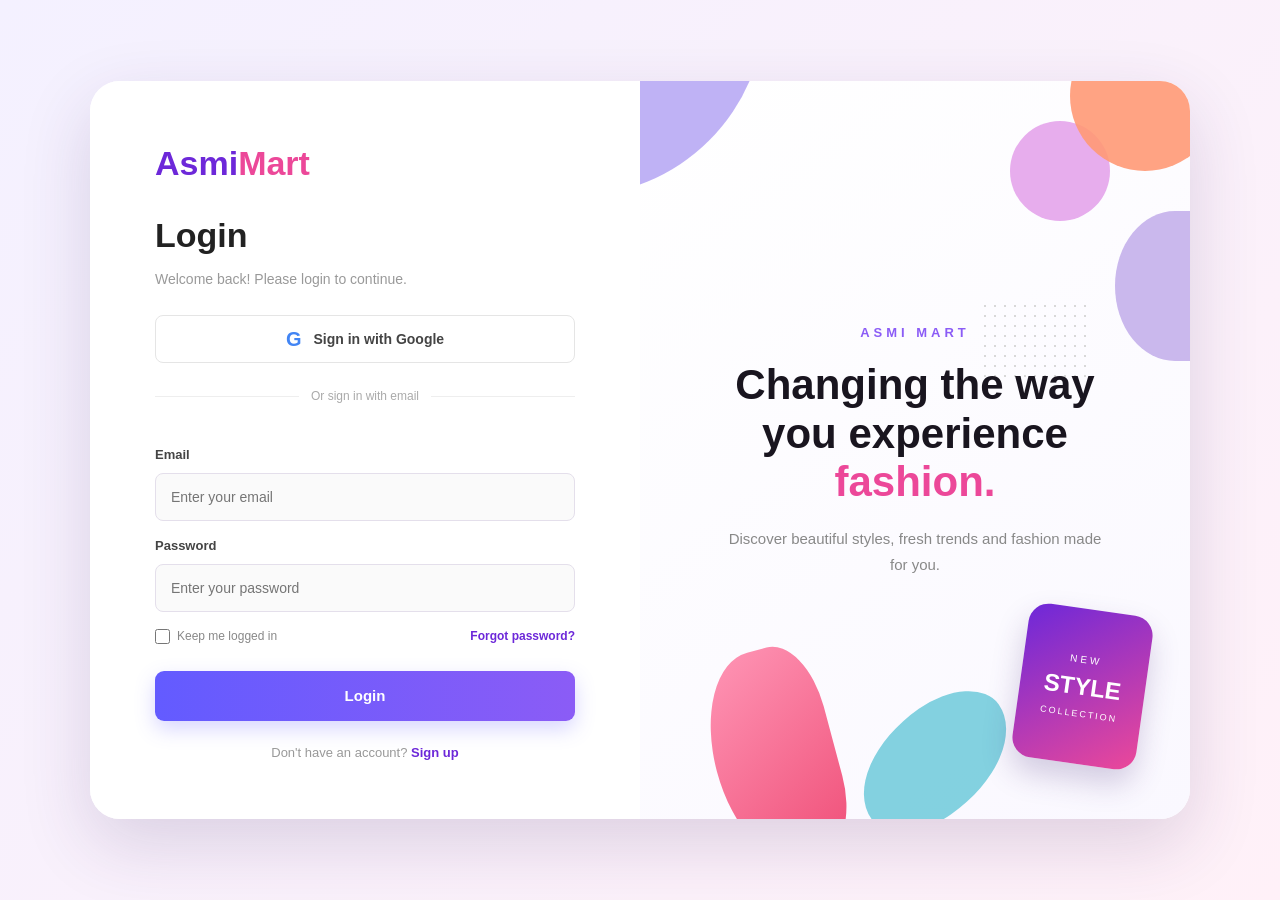
<file: frontend/index.html>
<!DOCTYPE html>
<html lang="en">

<head>
    <meta charset="UTF-8">
    <meta name="viewport" content="width=device-width, initial-scale=1.0">

    <title>AsmiMart - Login</title>

    <link rel="stylesheet" href="style.css">
    <link rel="stylesheet" href="ui/theme.css">
</head>

<body class="asmi-login-page">

    <div class="asmi-login-wrapper">

        <section class="asmi-login-section">

            <div class="asmi-login-logo">
                Asmi<span>Mart</span>
            </div>

            <h1 class="asmi-login-title">Login</h1>

            <p class="asmi-login-subtitle">
                Welcome back! Please login to continue.
            </p>

            <button type="button" class="asmi-google-button">
                <span class="google-letter">G</span>
                Sign in with Google
            </button>

            <div class="asmi-divider">
                <span></span>
                <p>Or sign in with email</p>
                <span></span>
            </div>

            <!-- LOGIN FORM -->
            <form
                class="asmi-login-form"
                method="post"
                action="/login">

                <label for="email">Email</label>

                <input
                    type="email"
                    id="email"
                    name="email"
                    placeholder="Enter your email"
                    required
                >

                <label for="password">Password</label>

                <input
                    type="password"
                    id="password"
                    name="password"
                    placeholder="Enter your password"
                    required
                >

                <div class="asmi-login-options">

                    <label class="remember-option">
                        <input type="checkbox" name="remember">
                        <span>Keep me logged in</span>
                    </label>

                    <a href="#" class="forgot-password">
                        Forgot password?
                    </a>

                </div>

                <button
                    type="submit"
                    class="asmi-login-button">
                    Login
                </button>

            </form>

            <p class="asmi-register-text">
                Don't have an account?
                <a href="register.html">Sign up</a>
            </p>

        </section>

        <section class="asmi-login-art">

            <div class="art-shape shape-purple-top"></div>
            <div class="art-shape shape-pink-top"></div>
            <div class="art-shape shape-orange-top"></div>
            <div class="art-shape shape-purple-right"></div>
            <div class="art-shape shape-pink-bottom"></div>
            <div class="art-shape shape-blue-bottom"></div>

            <div class="art-dots"></div>

            <div class="asmi-art-content">

                <p class="art-small-title">ASMI MART</p>

                <h2>
                    Changing the way
                    <br>
                    you experience
                    <br>
                    <span>fashion.</span>
                </h2>

                <p class="art-description">
                    Discover beautiful styles,
                    fresh trends and fashion
                    made for you.
                </p>

            </div>

            <div class="mini-fashion-card">
                <span>NEW</span>
                <strong>STYLE</strong>
                <small>COLLECTION</small>
            </div>

        </section>

    </div>

</body>
</html>
</file>
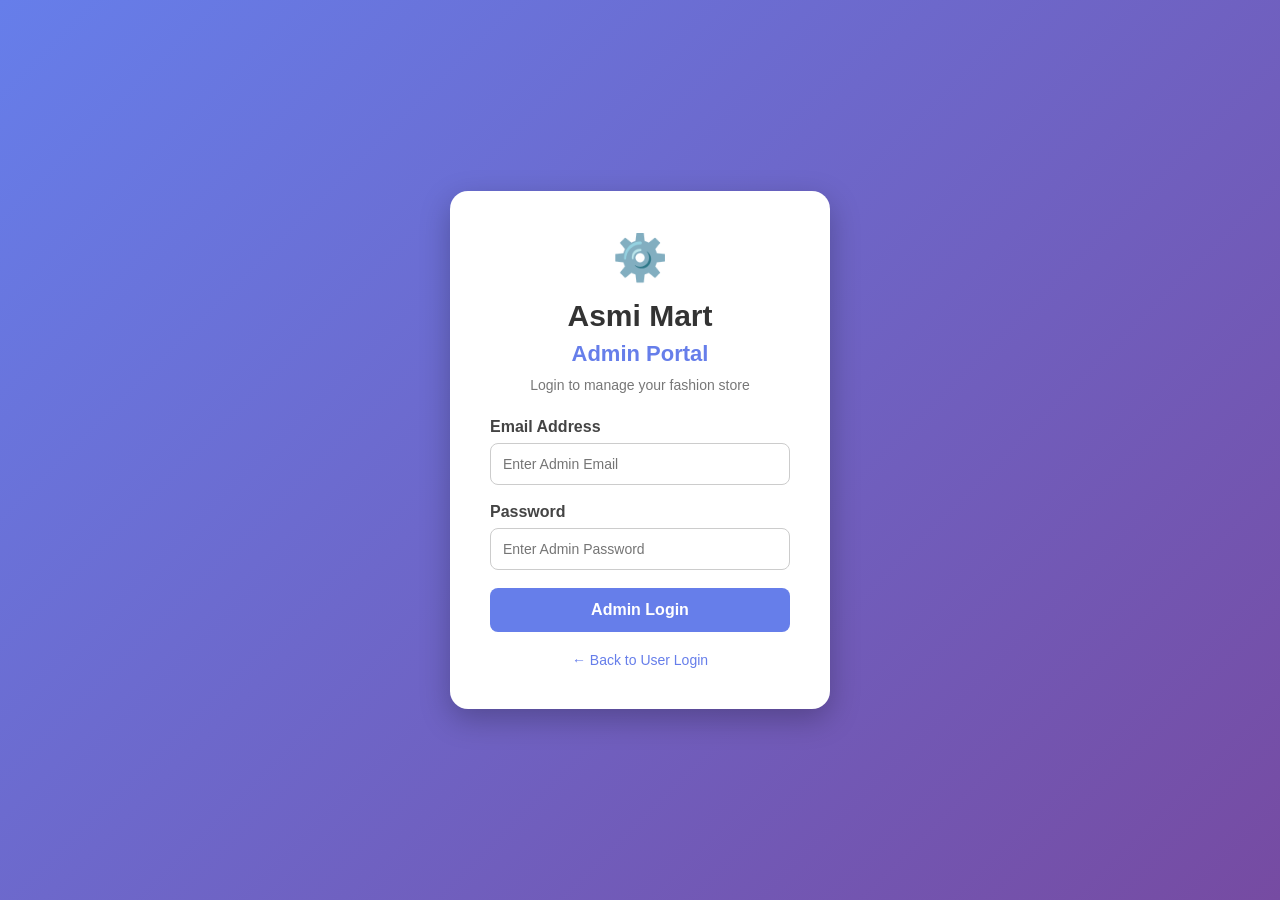
<file: frontend/admin-login.html>
<!DOCTYPE html>
<html>
<head>
    <title>Asmi Mart - Admin Login</title>

    <style>
        * {
            box-sizing: border-box;
            margin: 0;
            padding: 0;
            font-family: Arial, sans-serif;
        }

        body {
            min-height: 100vh;
            background: linear-gradient(135deg, #667eea, #764ba2);
            display: flex;
            justify-content: center;
            align-items: center;
        }

        .admin-login-card {
            width: 380px;
            background: white;
            padding: 40px;
            border-radius: 18px;
            box-shadow: 0 10px 30px rgba(0, 0, 0, 0.25);
            text-align: center;
        }

        .admin-icon {
            font-size: 45px;
            margin-bottom: 15px;
        }

        h1 {
            font-size: 30px;
            color: #333;
            margin-bottom: 8px;
        }

        h2 {
            font-size: 22px;
            color: #667eea;
            margin-bottom: 10px;
        }

        .admin-subtitle {
            color: #777;
            font-size: 14px;
            margin-bottom: 25px;
        }

        form {
            text-align: left;
        }

        label {
            display: block;
            margin-bottom: 7px;
            font-weight: bold;
            color: #444;
        }

        input {
            width: 100%;
            padding: 12px;
            margin-bottom: 18px;
            border: 1px solid #ccc;
            border-radius: 8px;
            font-size: 14px;
            outline: none;
        }

        input:focus {
            border-color: #667eea;
        }

        button {
            width: 100%;
            padding: 13px;
            border: none;
            border-radius: 8px;
            background: #667eea;
            color: white;
            font-size: 16px;
            font-weight: bold;
            cursor: pointer;
        }

        button:hover {
            background: #5568d8;
        }

        .back-login {
            display: inline-block;
            margin-top: 20px;
            color: #667eea;
            text-decoration: none;
            font-size: 14px;
        }

        .back-login:hover {
            text-decoration: underline;
        }
    </style>
</head>

<body>

    <div class="admin-login-card">

        <div class="admin-icon">⚙️</div>

        <h1>Asmi Mart</h1>

        <h2>Admin Portal</h2>

        <p class="admin-subtitle">
            Login to manage your fashion store
        </p>

        <form method="post"
              action="http://localhost:8080/fashionstore-backend/admin-login">

            <label for="email">Email Address</label>

            <input type="email"
                   id="email"
                   name="email"
                   placeholder="Enter Admin Email"
                   required>

            <label for="password">Password</label>

            <input type="password"
                   id="password"
                   name="password"
                   placeholder="Enter Admin Password"
                   required>

            <button type="submit">
                Admin Login
            </button>

        </form>

        <a href="index.html" class="back-login">
            ← Back to User Login
        </a>

    </div>

</body>
</html>
</file>
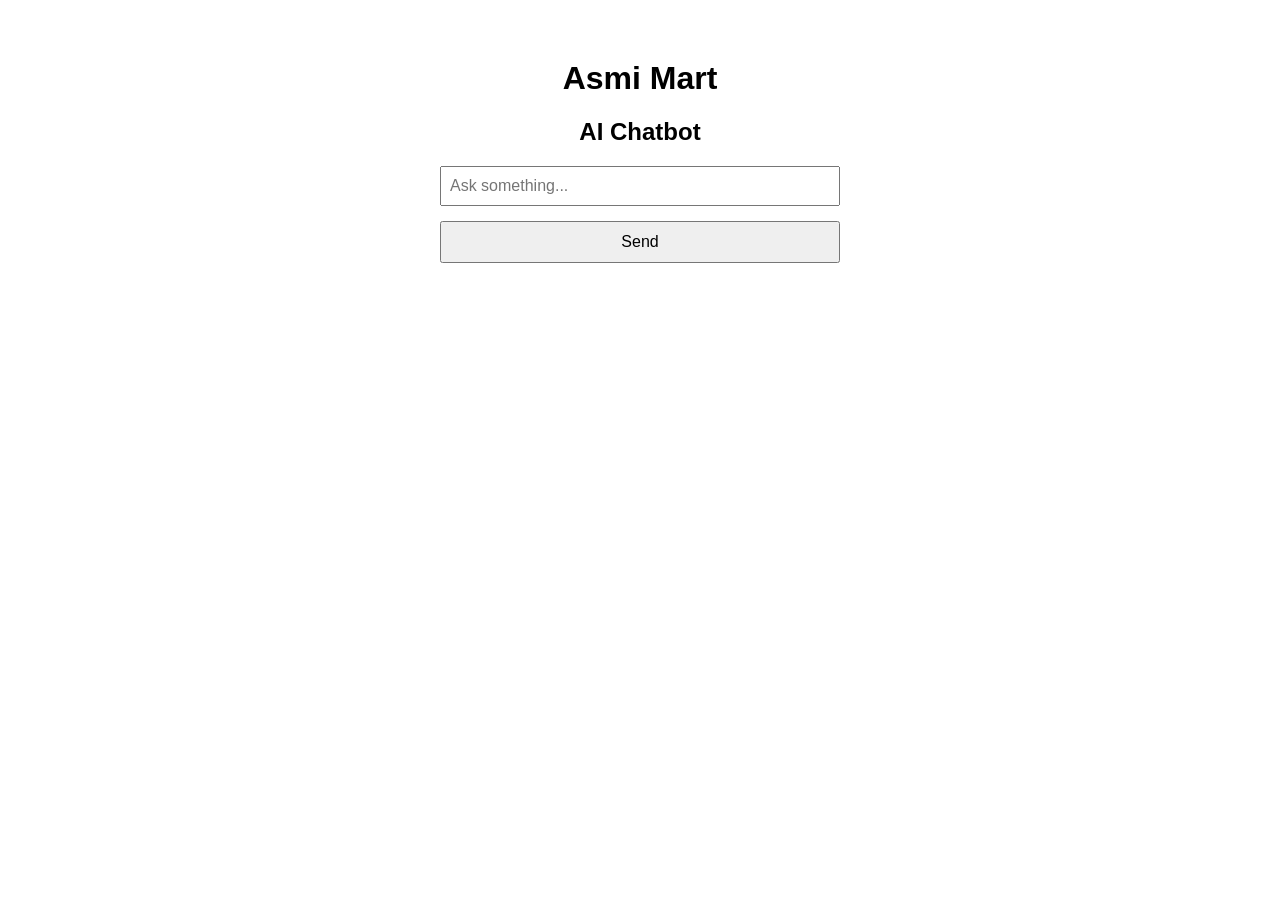
<file: frontend/Chatbot.html>
<!DOCTYPE html>
<html>
<head>
    <title>Asmi Mart - AI Chatbot</title>

    <style>
        body {
            font-family: Arial, sans-serif;
            text-align: center;
            margin-top: 60px;
        }

        .chat-box {
            width: 400px;
            margin: auto;
        }

        h1 {
            font-size: 32px;
        }

        h2 {
            font-size: 24px;
        }

        input {
            width: 100%;
            height: 40px;
            padding: 8px;
            box-sizing: border-box;
            font-size: 16px;
        }

        button {
            width: 100%;
            height: 42px;
            margin-top: 15px;
            font-size: 16px;
            cursor: pointer;
        }
    </style>
</head>

<body>

    <div class="chat-box">

        <h1>Asmi Mart</h1>

        <h2>AI Chatbot</h2>

        <form method="post"
              action="http://localhost:8080/fashionstore-backend/chatbot">

            <input type="text"
                   name="message"
                   placeholder="Ask something..."
                   required>

            <button type="submit">Send</button>

        </form>

    </div>

</body>
</html>
</file>
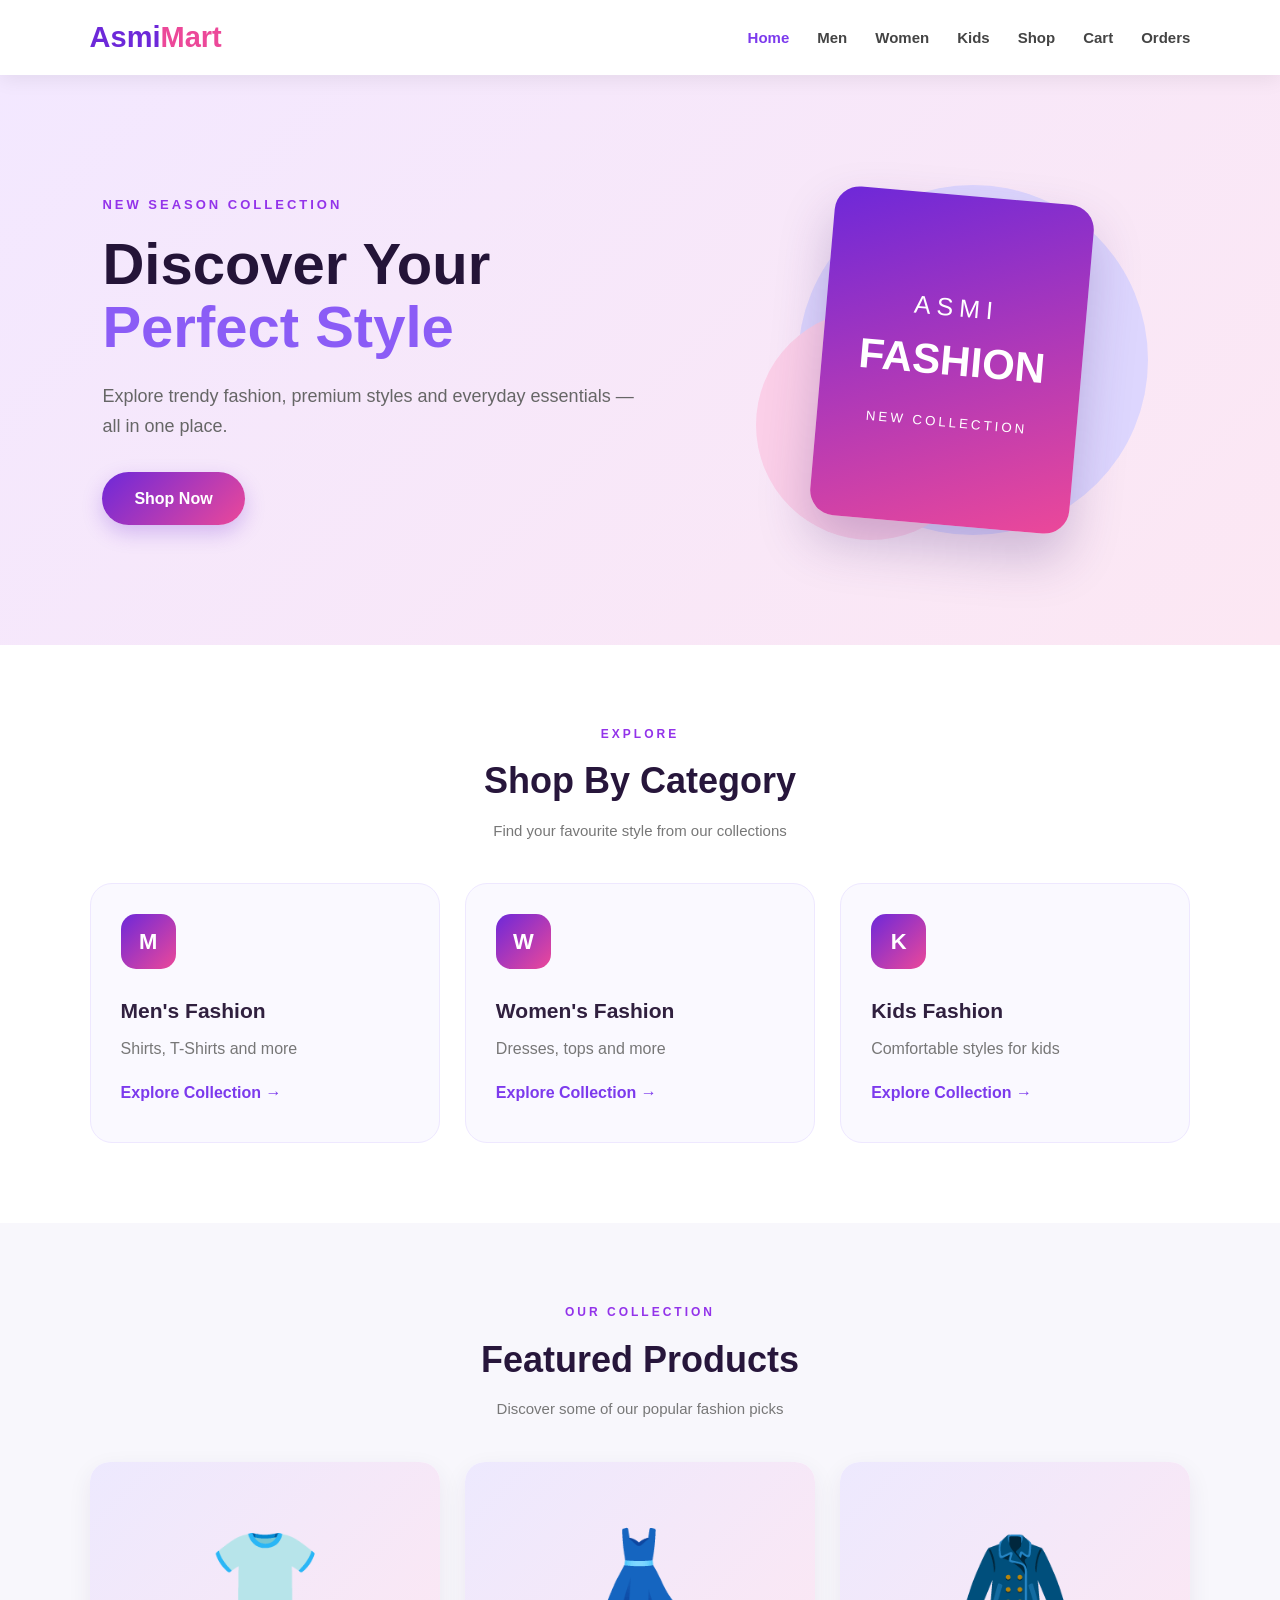
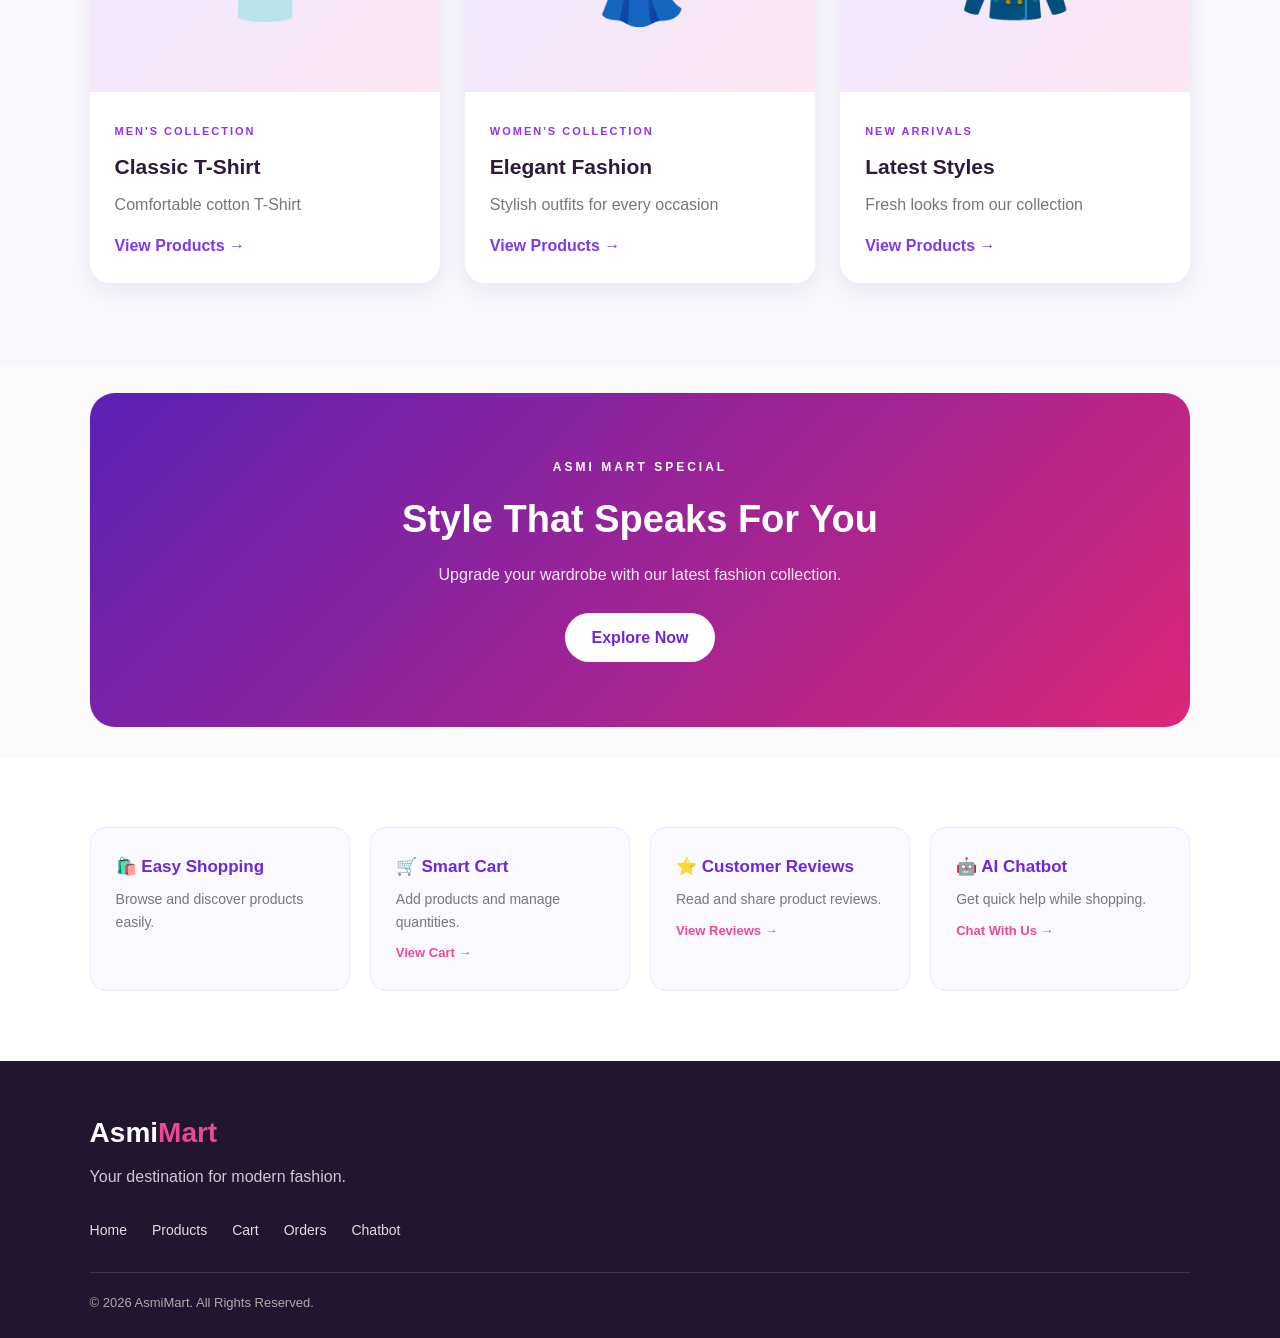
<file: frontend/home.html>
<!DOCTYPE html>
<html lang="en">
<head>
    <meta charset="UTF-8">
    <meta name="viewport" content="width=device-width, initial-scale=1.0">
    <title>AsmiMart - Home</title>

    <link rel="stylesheet" href="style.css">
    <link rel="stylesheet" href="ui/theme.css">
</head>

<body>

<header class="main-header">
    <div class="logo">
        Asmi<span>Mart</span>
    </div>

    <nav class="main-nav">
        <a href="home.html" class="active">Home</a>
        <a href="products.html?category=Men">Men</a>
        <a href="products.html?category=Women">Women</a>
        <a href="products.html?category=Kids">Kids</a>
        <a href="products.html">Shop</a>
        <a href="http://localhost:8080/fashionstore-backend/cart">Cart</a>
        <a href="orders.html">Orders</a>
    </nav>
</header>

<section class="hero-section">

    <div class="hero-content">

        <p class="hero-small-title">
            NEW SEASON COLLECTION
        </p>

        <h1>
            Discover Your
            <span>Perfect Style</span>
        </h1>

        <p class="hero-description">
            Explore trendy fashion, premium styles and
            everyday essentials — all in one place.
        </p>

        <a href="products.html" class="hero-button">
            Shop Now
        </a>

    </div>

    <div class="hero-fashion">
        <div class="fashion-circle circle-one"></div>
        <div class="fashion-circle circle-two"></div>

        <div class="fashion-card">
            <span>ASMI</span>
            <strong>FASHION</strong>
            <small>NEW COLLECTION</small>
        </div>
    </div>

</section>

<section class="category-section">

    <div class="section-heading">
        <p>EXPLORE</p>
        <h2>Shop By Category</h2>
        <span>
            Find your favourite style from our collections
        </span>
    </div>

    <div class="category-grid">

        <div class="category-card men-card">
            <div class="category-icon">M</div>

            <h3>Men's Fashion</h3>

            <p>
                Shirts, T-Shirts and more
            </p>

            <a href="products.html">
                Explore Collection →
            </a>
        </div>

        <div class="category-card women-card">
            <div class="category-icon">W</div>

            <h3>Women's Fashion</h3>

            <p>
                Dresses, tops and more
            </p>

            <a href="products.html">
                Explore Collection →
            </a>
        </div>

        <div class="category-card kids-card">
            <div class="category-icon">K</div>

            <h3>Kids Fashion</h3>

            <p>
                Comfortable styles for kids
            </p>

            <a href="products.html">
                Explore Collection →
            </a>
        </div>

    </div>

</section>

<section class="featured-section">

    <div class="section-heading">

        <p>OUR COLLECTION</p>

        <h2>Featured Products</h2>

        <span>
            Discover some of our popular fashion picks
        </span>

    </div>

    <div class="featured-grid">

        <div class="featured-card">

            <div class="product-placeholder">
                👕
            </div>

            <div class="product-info">

                <span>MEN'S COLLECTION</span>

                <h3>Classic T-Shirt</h3>

                <p>
                    Comfortable cotton T-Shirt
                </p>

                <a href="products.html">
                    View Products →
                </a>

            </div>

        </div>

        <div class="featured-card">

            <div class="product-placeholder">
                👗
            </div>

            <div class="product-info">

                <span>WOMEN'S COLLECTION</span>

                <h3>Elegant Fashion</h3>

                <p>
                    Stylish outfits for every occasion
                </p>

                <a href="products.html">
                    View Products →
                </a>

            </div>

        </div>

        <div class="featured-card">

            <div class="product-placeholder">
                🧥
            </div>

            <div class="product-info">

                <span>NEW ARRIVALS</span>

                <h3>Latest Styles</h3>

                <p>
                    Fresh looks from our collection
                </p>

                <a href="products.html">
                    View Products →
                </a>

            </div>

        </div>

    </div>

</section>

<section class="offer-section">

    <div class="offer-content">

        <p>ASMI MART SPECIAL</p>

        <h2>
            Style That Speaks For You
        </h2>

        <span>
            Upgrade your wardrobe with our latest fashion collection.
        </span>

        <a href="products.html" class="offer-button">
            Explore Now
        </a>

    </div>

</section>

<section class="quick-section">

    <div class="quick-card">

        <h3>🛍️ Easy Shopping</h3>

        <p>
            Browse and discover products easily.
        </p>

    </div>

    <div class="quick-card">

        <h3>🛒 Smart Cart</h3>

        <p>
            Add products and manage quantities.
        </p>

        <a href="cart.html">
            View Cart →
        </a>

    </div>

    <div class="quick-card">

        <h3>⭐ Customer Reviews</h3>

        <p>
            Read and share product reviews.
        </p>

        <a href="products.html">
            View Reviews →
        </a>

    </div>

    <div class="quick-card">

        <h3>🤖 AI Chatbot</h3>

        <p>
            Get quick help while shopping.
        </p>

        <a href="chatbot.html">
            Chat With Us →
        </a>

    </div>

</section>

<footer class="main-footer">

    <div class="footer-brand">

        <h2>Asmi<span>Mart</span></h2>

        <p>
            Your destination for modern fashion.
        </p>

    </div>

    <div class="footer-links">

        <a href="home.html">Home</a>

        <a href="products.html">Products</a>

        <a href="cart.html">Cart</a>

        <a href="orders.html">Orders</a>

        <a href="chatbot.html">Chatbot</a>

    </div>

    <div class="footer-bottom">

        <p>
            © 2026 AsmiMart. All Rights Reserved.
        </p>

    </div>

</footer>

</body>
</html>
</file>
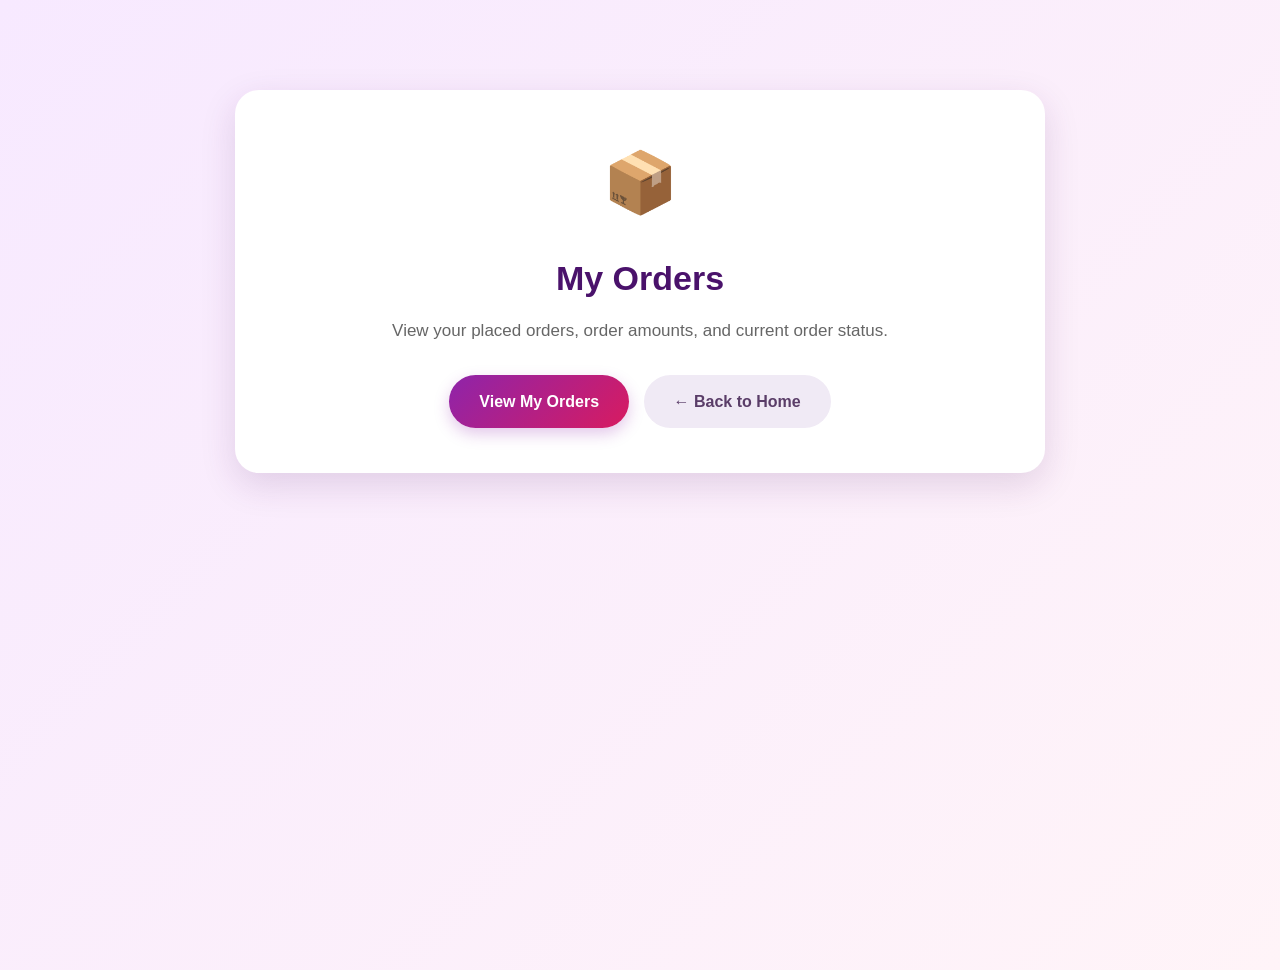
<file: frontend/Orders.html>
<!DOCTYPE html>
<html lang="en">
<head>
    <meta charset="UTF-8">
    <meta name="viewport" content="width=device-width, initial-scale=1.0">

    <title>My Orders - AsmiMart</title>

    <link rel="stylesheet" href="style.css">
    <link rel="stylesheet" href="ui/theme.css">

    <style>
        body {
            margin: 0;
            font-family: Arial, sans-serif;
            background: linear-gradient(135deg, #f7e9ff, #fff4f8);
            min-height: 100vh;
        }

        .orders-page {
            max-width: 850px;
            margin: 70px auto;
            padding: 20px;
        }

        .orders-card {
            background: white;
            border-radius: 24px;
            padding: 45px;
            text-align: center;
            box-shadow: 0 12px 35px rgba(80, 30, 100, 0.15);
        }

        .orders-icon {
            font-size: 60px;
            margin-bottom: 20px;
        }

        .orders-card h1 {
            color: #4a126b;
            font-size: 34px;
            margin-bottom: 12px;
        }

        .orders-card p {
            color: #666;
            font-size: 17px;
            margin-bottom: 30px;
        }

        .orders-btn {
            display: inline-block;
            padding: 14px 30px;
            border-radius: 30px;
            text-decoration: none;
            font-weight: bold;
            color: white;
            background: linear-gradient(135deg, #8e24aa, #d81b60);
            box-shadow: 0 6px 15px rgba(142, 36, 170, 0.25);
        }

        .back-btn {
            display: inline-block;
            margin-left: 10px;
            padding: 14px 30px;
            border-radius: 30px;
            text-decoration: none;
            font-weight: bold;
            color: #5a3d68;
            background: #f0eaf5;
        }

        @media (max-width: 600px) {
            .orders-page {
                margin: 40px auto;
                padding: 15px;
            }

            .orders-card {
                padding: 30px 20px;
            }

            .orders-card h1 {
                font-size: 27px;
            }

            .back-btn {
                margin-left: 0;
                margin-top: 10px;
            }
        }
    </style>
</head>

<body>

    <div class="orders-page">

        <div class="orders-card">

            <div class="orders-icon">📦</div>

            <h1>My Orders</h1>

            <p>
                View your placed orders, order amounts,
                and current order status.
            </p>

            <a
                class="orders-btn"
                href="http://localhost:8080/fashionstore-backend/order-history">
                View My Orders
            </a>

            <a
                class="back-btn"
                href="home.html">
                ← Back to Home
            </a>

        </div>

    </div>

</body>
</html>
</file>
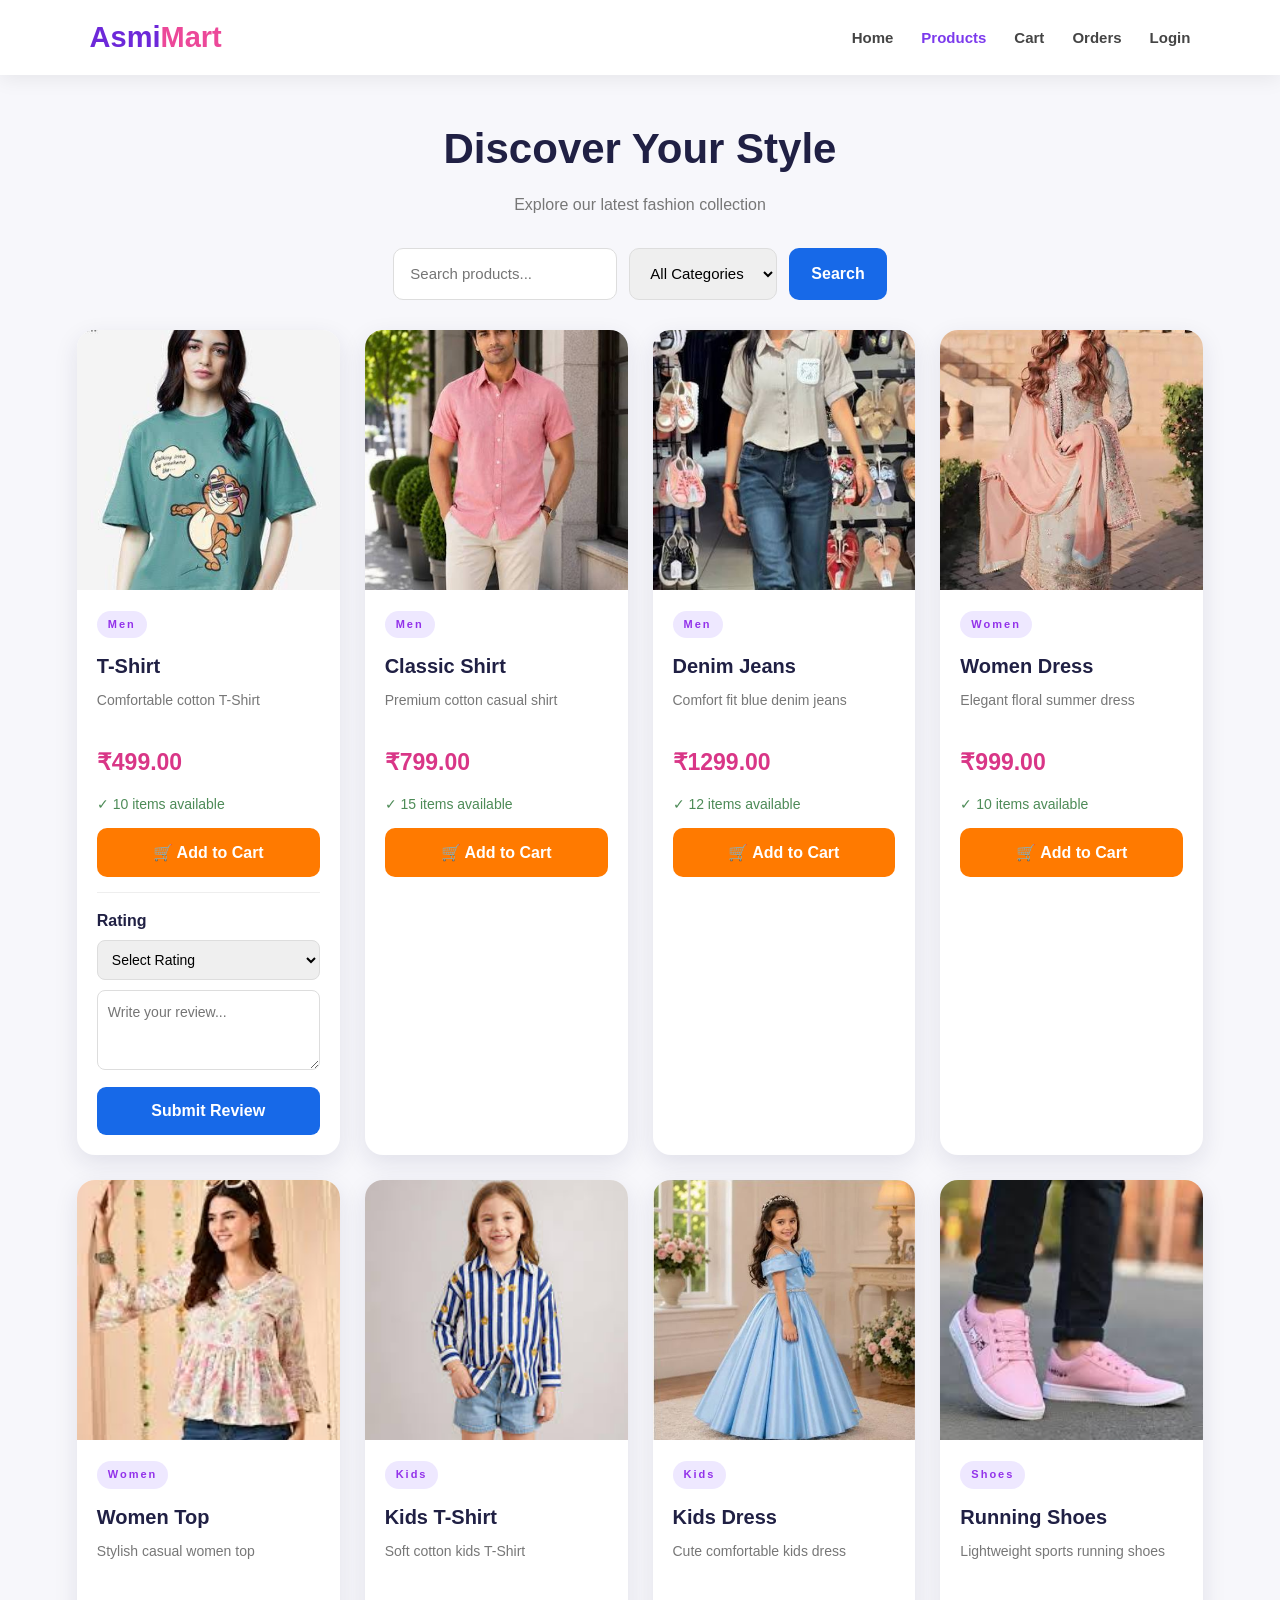
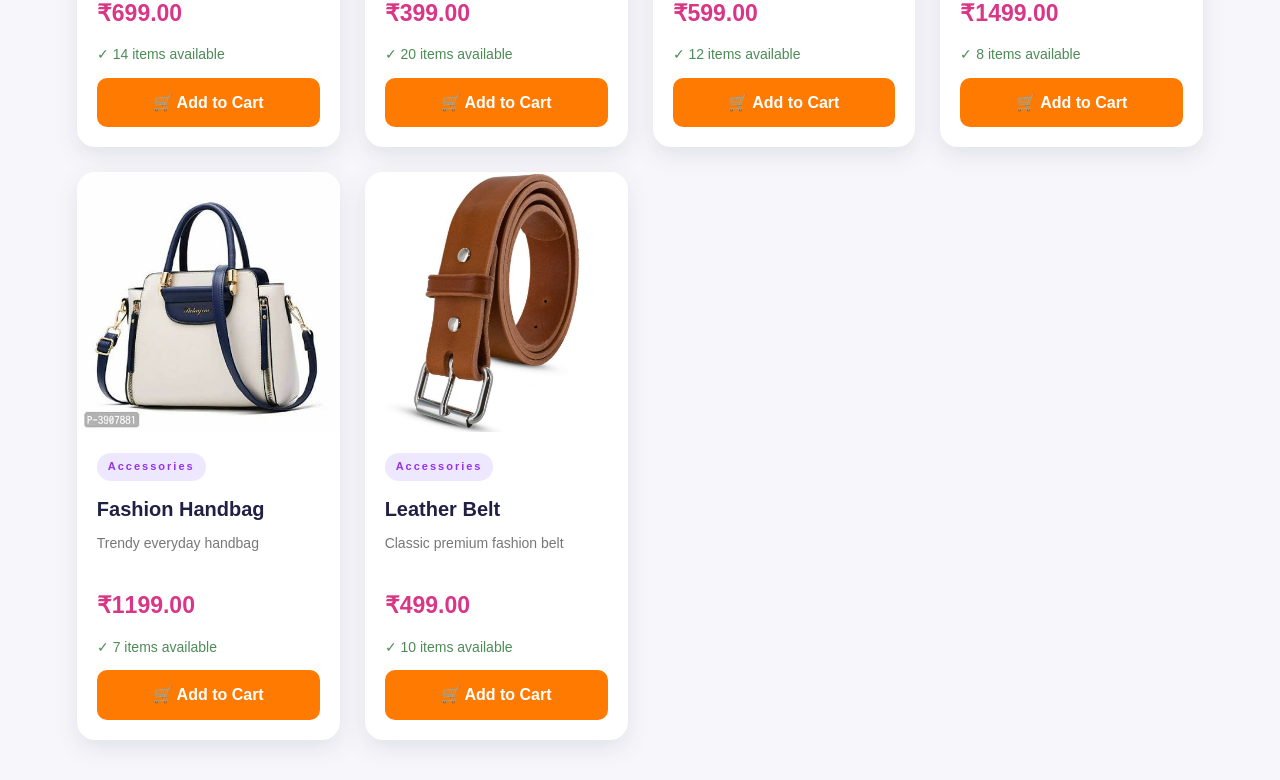
<file: frontend/products.html>
<!DOCTYPE html>
<html lang="en">
<head>
<meta charset="UTF-8">
<meta name="viewport" content="width=device-width,initial-scale=1.0">
<title>AsmiMart - Products</title>

<link rel="stylesheet" href="style.css">
<link rel="stylesheet" href="ui/theme.css">

<style>
.shop-page{
    padding:40px 6%;
    background:#f7f7fb;
    min-height:100vh
}

.shop-title{
    text-align:center;
    margin-bottom:30px
}

.shop-title h1{
    font-size:42px;
    margin:0 0 10px;
    color:#202044
}

.shop-title p{
    color:#777
}

.filters{
    display:flex;
    justify-content:center;
    gap:12px;
    flex-wrap:wrap;
    margin-bottom:30px
}

.filters input,
.filters select{
    padding:13px 16px;
    border:1px solid #ddd;
    border-radius:10px;
    font-size:15px
}

.filters button{
    padding:13px 22px;
    border:0;
    border-radius:10px;
    background:#1769e8;
    color:white;
    font-weight:bold;
    cursor:pointer
}

.product-grid{
    display:grid;
    grid-template-columns:repeat(auto-fit,minmax(240px,1fr));
    gap:25px
}

.product-card{
    background:white;
    border-radius:18px;
    overflow:hidden;
    box-shadow:0 8px 25px rgba(30,30,80,.1);
    transition:.25s
}

.product-card:hover{
    transform:translateY(-5px)
}

.product-img{
    height:260px;
    background:#f0f1f6;
    display:flex;
    align-items:center;
    justify-content:center;
    overflow:hidden
}

.product-img img{
    width:100%;
    height:100%;
    object-fit:cover
}

.product-info{
    padding:20px
}

.badge{
    display:inline-block;
    padding:5px 11px;
    border-radius:20px;
    background:#eee8ff;
    color:#7048d8;
    font-size:12px;
    font-weight:bold
}

.product-info h3{
    margin:12px 0 7px;
    color:#202044;
    font-size:20px
}

.product-info p{
    color:#777;
    font-size:14px;
    min-height:40px
}

.price{
    font-size:23px;
    font-weight:bold;
    color:#d93687;
    margin:12px 0
}

.stock{
    color:#4d8b57;
    font-size:14px;
    margin-bottom:12px
}

.cart-btn{
    width:100%;
    padding:12px;
    border:0;
    border-radius:10px;
    background:#ff7a00;
    color:white;
    font-weight:bold;
    cursor:pointer
}

.cart-btn:hover{
    background:#e96800
}

/* Review Form */
.review-form{
    margin-top:15px;
    padding-top:15px;
    border-top:1px solid #eee
}

.review-form label{
    display:block;
    margin-bottom:6px;
    font-weight:bold;
    color:#202044
}

.review-form select,
.review-form textarea{
    width:100%;
    box-sizing:border-box;
    padding:10px;
    margin-bottom:10px;
    border:1px solid #ddd;
    border-radius:8px;
    font-size:14px
}

.review-form textarea{
    min-height:80px;
    resize:vertical
}

.review-btn{
    width:100%;
    padding:11px;
    border:0;
    border-radius:9px;
    background:#1769e8;
    color:white;
    font-weight:bold;
    cursor:pointer
}

.review-btn:hover{
    background:#0f55c7
}
</style>
</head>

<body>

<header class="main-header">

<div class="logo">
    Asmi<span>Mart</span>
</div>

<nav class="main-nav">
    <a href="home.html">Home</a>
    <a href="products.html" class="active">Products</a>
    <a href="cart.html">Cart</a>
    <a href="orders.html">Orders</a>
    <a href="index.html">Login</a>
</nav>

</header>


<main class="shop-page">

<div class="shop-title">

    <h1>Discover Your Style</h1>

    <p>
        Explore our latest fashion collection
    </p>

</div>


<div class="filters">

    <input
        type="text"
        id="searchBox"
        placeholder="Search products..."
        onkeyup="filterProducts()"
    >

    <select
        id="categoryBox"
        onchange="filterProducts()"
    >

        <option value="">All Categories</option>
        <option value="Men">Men</option>
        <option value="Women">Women</option>
        <option value="Kids">Kids</option>
        <option value="Shoes">Shoes</option>
        <option value="Accessories">Accessories</option>

    </select>

    <button onclick="filterProducts()">
        Search
    </button>

</div>


<div class="product-grid">


<!-- T-SHIRT -->

<div
    class="product-card"
    data-name="T-Shirt"
    data-category="Men"
>

    <div class="product-img">

        <img
            src="images/tshirt.png"
            alt="T-Shirt"
        >

    </div>


    <div class="product-info">

        <span class="badge">
            Men
        </span>

        <h3>
            T-Shirt
        </h3>

        <p>
            Comfortable cotton T-Shirt
        </p>

        <div class="price">
            ₹499.00
        </div>

        <div class="stock">
            ✓ 10 items available
        </div>


        <!-- Add To Cart -->

        <form
            method="post"
            action="http://localhost:8080/fashionstore-backend/cart"
        >

            <input
                type="hidden"
                name="action"
                value="add"
            >

            <input
                type="hidden"
                name="productId"
                value="2"
            >

            <input
                type="hidden"
                name="quantity"
                value="1"
            >

            <button
                class="cart-btn"
                type="submit"
            >
                🛒 Add to Cart
            </button>

        </form>


        <!-- Product Review -->

        <form
            class="review-form"
            method="post"
            action="http://localhost:8080/fashionstore-backend/review"
        >

            <input
                type="hidden"
                name="productId"
                value="2"
            >

            <label>
                Rating
            </label>

            <select
                name="rating"
                required
            >

                <option value="">
                    Select Rating
                </option>

                <option value="5">
                    ⭐⭐⭐⭐⭐
                </option>

                <option value="4">
                    ⭐⭐⭐⭐
                </option>

                <option value="3">
                    ⭐⭐⭐
                </option>

                <option value="2">
                    ⭐⭐
                </option>

                <option value="1">
                    ⭐
                </option>

            </select>


            <textarea
                name="comment"
                placeholder="Write your review..."
                required
            ></textarea>


            <button
                class="review-btn"
                type="submit"
            >
                Submit Review
            </button>

        </form>

    </div>

</div>


<!-- CLASSIC SHIRT -->

<div
    class="product-card"
    data-name="Classic Shirt"
    data-category="Men"
>

    <div class="product-img">

        <img
            src="images/shirt.png"
            alt="Classic Shirt"
        >

    </div>

    <div class="product-info">

        <span class="badge">
            Men
        </span>

        <h3>
            Classic Shirt
        </h3>

        <p>
            Premium cotton casual shirt
        </p>

        <div class="price">
            ₹799.00
        </div>

        <div class="stock">
            ✓ 15 items available
        </div>

        <form
            method="post"
            action="http://localhost:8080/fashionstore-backend/cart"
        >

            <input
                type="hidden"
                name="action"
                value="add"
            >

            <input
                type="hidden"
                name="productId"
                value="5"
            >

            <input
                type="hidden"
                name="quantity"
                value="1"
            >

            <button
                class="cart-btn"
                type="submit"
            >
                🛒 Add to Cart
            </button>

        </form>

    </div>

</div>


<!-- DENIM JEANS -->

<div
    class="product-card"
    data-name="Denim Jeans"
    data-category="Men"
>

    <div class="product-img">

        <img
            src="images/jeans.png"
            alt="Denim Jeans"
        >

    </div>

    <div class="product-info">

        <span class="badge">
            Men
        </span>

        <h3>
            Denim Jeans
        </h3>

        <p>
            Comfort fit blue denim jeans
        </p>

        <div class="price">
            ₹1299.00
        </div>

        <div class="stock">
            ✓ 12 items available
        </div>

        <form
            method="post"
            action="http://localhost:8080/fashionstore-backend/cart"
        >

            <input
                type="hidden"
                name="action"
                value="add"
            >

            <input
                type="hidden"
                name="productId"
                value="6"
            >

            <input
                type="hidden"
                name="quantity"
                value="1"
            >

            <button
                class="cart-btn"
                type="submit"
            >
                🛒 Add to Cart
            </button>

        </form>

    </div>

</div>


<!-- WOMEN DRESS -->

<div
    class="product-card"
    data-name="Women Dress"
    data-category="Women"
>

    <div class="product-img">

        <img
            src="images/womendress.png"
            alt="Women Dress"
        >

    </div>

    <div class="product-info">

        <span class="badge">
            Women
        </span>

        <h3>
            Women Dress
        </h3>

        <p>
            Elegant floral summer dress
        </p>

        <div class="price">
            ₹999.00
        </div>

        <div class="stock">
            ✓ 10 items available
        </div>

        <form
            method="post"
            action="http://localhost:8080/fashionstore-backend/cart"
        >

            <input
                type="hidden"
                name="action"
                value="add"
            >

            <input
                type="hidden"
                name="productId"
                value="7"
            >

            <input
                type="hidden"
                name="quantity"
                value="1"
            >

            <button
                class="cart-btn"
                type="submit"
            >
                🛒 Add to Cart
            </button>

        </form>

    </div>

</div>


<!-- WOMEN TOP -->

<div
    class="product-card"
    data-name="Women Top"
    data-category="Women"
>

    <div class="product-img">

        <img
            src="images/womentop.png"
            alt="Women Top"
        >

    </div>

    <div class="product-info">

        <span class="badge">
            Women
        </span>

        <h3>
            Women Top
        </h3>

        <p>
            Stylish casual women top
        </p>

        <div class="price">
            ₹699.00
        </div>

        <div class="stock">
            ✓ 14 items available
        </div>

        <form
            method="post"
            action="http://localhost:8080/fashionstore-backend/cart"
        >

            <input
                type="hidden"
                name="action"
                value="add"
            >

            <input
                type="hidden"
                name="productId"
                value="8"
            >

            <input
                type="hidden"
                name="quantity"
                value="1"
            >

            <button
                class="cart-btn"
                type="submit"
            >
                🛒 Add to Cart
            </button>

        </form>

    </div>

</div>


<!-- KIDS T-SHIRT -->

<div
    class="product-card"
    data-name="Kids T-Shirt"
    data-category="Kids"
>

    <div class="product-img">

        <img
            src="images/kidstshirt.png"
            alt="Kids T-Shirt"
        >

    </div>

    <div class="product-info">

        <span class="badge">
            Kids
        </span>

        <h3>
            Kids T-Shirt
        </h3>

        <p>
            Soft cotton kids T-Shirt
        </p>

        <div class="price">
            ₹399.00
        </div>

        <div class="stock">
            ✓ 20 items available
        </div>

        <form
            method="post"
            action="http://localhost:8080/fashionstore-backend/cart"
        >

            <input
                type="hidden"
                name="action"
                value="add"
            >

            <input
                type="hidden"
                name="productId"
                value="9"
            >

            <input
                type="hidden"
                name="quantity"
                value="1"
            >

            <button
                class="cart-btn"
                type="submit"
            >
                🛒 Add to Cart
            </button>

        </form>

    </div>

</div>


<!-- KIDS DRESS -->

<div
    class="product-card"
    data-name="Kids Dress"
    data-category="Kids"
>

    <div class="product-img">

        <img
            src="images/kidsdress.png"
            alt="Kids Dress"
        >

    </div>

    <div class="product-info">

        <span class="badge">
            Kids
        </span>

        <h3>
            Kids Dress
        </h3>

        <p>
            Cute comfortable kids dress
        </p>

        <div class="price">
            ₹599.00
        </div>

        <div class="stock">
            ✓ 12 items available
        </div>

        <form
            method="post"
            action="http://localhost:8080/fashionstore-backend/cart"
        >

            <input
                type="hidden"
                name="action"
                value="add"
            >

            <input
                type="hidden"
                name="productId"
                value="10"
            >

            <input
                type="hidden"
                name="quantity"
                value="1"
            >

            <button
                class="cart-btn"
                type="submit"
            >
                🛒 Add to Cart
            </button>

        </form>

    </div>

</div>


<!-- RUNNING SHOES -->

<div
    class="product-card"
    data-name="Running Shoes"
    data-category="Shoes"
>

    <div class="product-img">

        <img
            src="images/shoes.png"
            alt="Running Shoes"
        >

    </div>

    <div class="product-info">

        <span class="badge">
            Shoes
        </span>

        <h3>
            Running Shoes
        </h3>

        <p>
            Lightweight sports running shoes
        </p>

        <div class="price">
            ₹1499.00
        </div>

        <div class="stock">
            ✓ 8 items available
        </div>

        <form
            method="post"
            action="http://localhost:8080/fashionstore-backend/cart"
        >

            <input
                type="hidden"
                name="action"
                value="add"
            >

            <input
                type="hidden"
                name="productId"
                value="11"
            >

            <input
                type="hidden"
                name="quantity"
                value="1"
            >

            <button
                class="cart-btn"
                type="submit"
            >
                🛒 Add to Cart
            </button>

        </form>

    </div>

</div>


<!-- FASHION HANDBAG -->

<div
    class="product-card"
    data-name="Fashion Handbag"
    data-category="Accessories"
>

    <div class="product-img">

        <img
            src="images/handbag.png"
            alt="Fashion Handbag"
        >

    </div>

    <div class="product-info">

        <span class="badge">
            Accessories
        </span>

        <h3>
            Fashion Handbag
        </h3>

        <p>
            Trendy everyday handbag
        </p>

        <div class="price">
            ₹1199.00
        </div>

        <div class="stock">
            ✓ 7 items available
        </div>

        <form
            method="post"
            action="http://localhost:8080/fashionstore-backend/cart"
        >

            <input
                type="hidden"
                name="action"
                value="add"
            >

            <input
                type="hidden"
                name="productId"
                value="12"
            >

            <input
                type="hidden"
                name="quantity"
                value="1"
            >

            <button
                class="cart-btn"
                type="submit"
            >
                🛒 Add to Cart
            </button>

        </form>

    </div>

</div>


<!-- LEATHER BELT -->

<div
    class="product-card"
    data-name="Leather Belt"
    data-category="Accessories"
>

    <div class="product-img">

        <img
            src="images/belt.png"
            alt="Leather Belt"
        >

    </div>

    <div class="product-info">

        <span class="badge">
            Accessories
        </span>

        <h3>
            Leather Belt
        </h3>

        <p>
            Classic premium fashion belt
        </p>

        <div class="price">
            ₹499.00
        </div>

        <div class="stock">
            ✓ 10 items available
        </div>

        <form
            method="post"
            action="http://localhost:8080/fashionstore-backend/cart"
        >

            <input
                type="hidden"
                name="action"
                value="add"
            >

            <input
                type="hidden"
                name="productId"
                value="13"
            >

            <input
                type="hidden"
                name="quantity"
                value="1"
            >

            <button
                class="cart-btn"
                type="submit"
            >
                🛒 Add to Cart
            </button>

        </form>

    </div>

</div>


</div>
</main>


<script>

function filterProducts(){

    let s =
        document
        .getElementById("searchBox")
        .value
        .toLowerCase();

    let c =
        document
        .getElementById("categoryBox")
        .value;


    document
    .querySelectorAll(".product-card")
    .forEach(card => {

        let name =
            card.dataset.name.toLowerCase();

        let cat =
            card.dataset.category;


        card.style.display =
            name.includes(s) &&
            (!c || cat === c)
            ? "block"
            : "none";

    });

}


window.onload = function(){

    let c =
        new URLSearchParams(
            location.search
        ).get("category");


    if(c){

        document
        .getElementById("categoryBox")
        .value = c;

        filterProducts();

    }

};

</script>

</body>
</html>
</file>
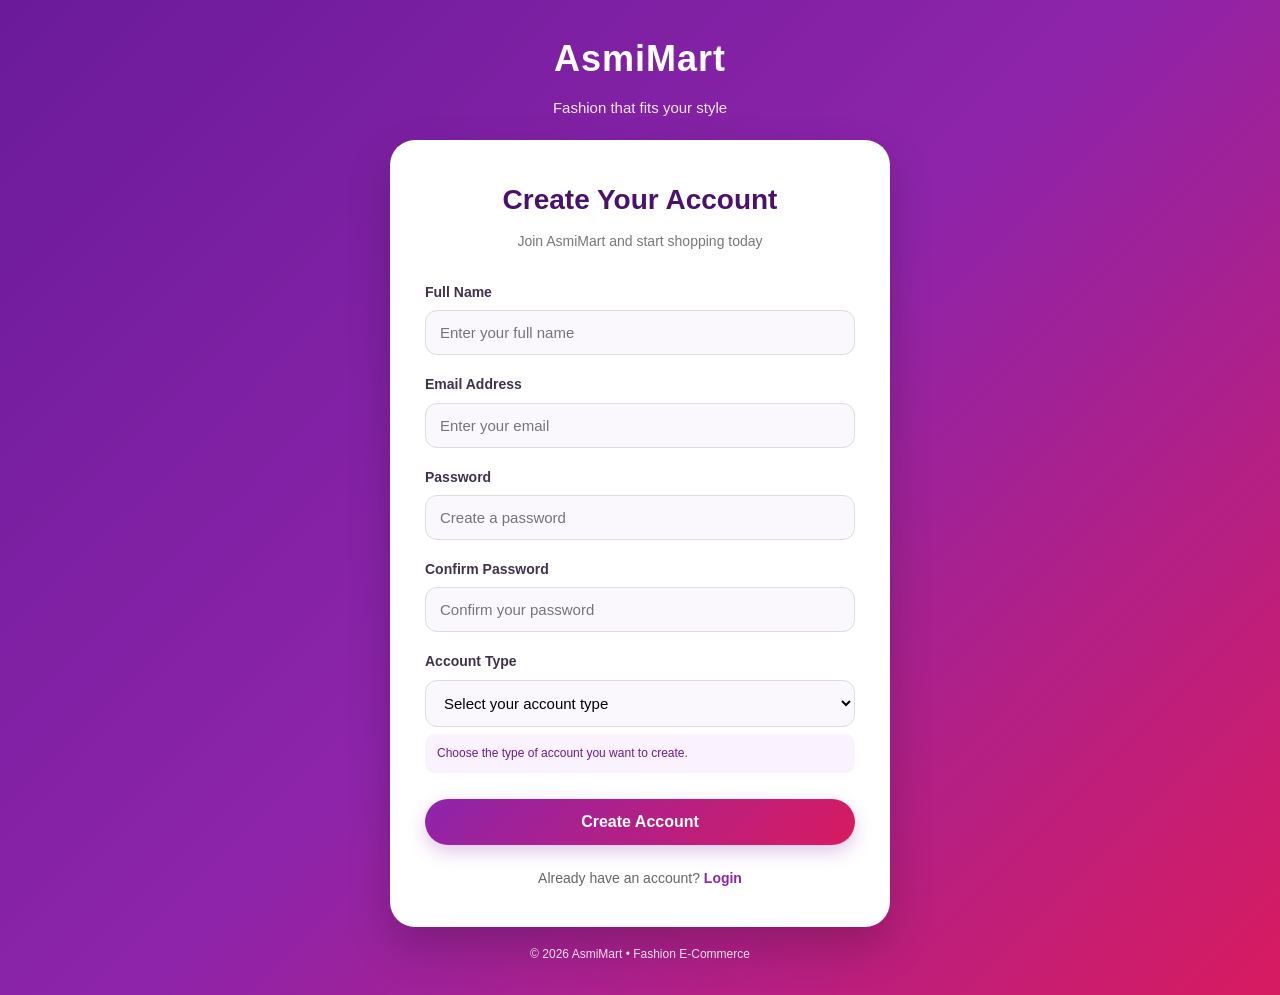
<file: frontend/register.html>
<!DOCTYPE html>
<html lang="en">

<head>
    <meta charset="UTF-8">

    <meta name="viewport"
          content="width=device-width, initial-scale=1.0">

    <title>AsmiMart - Create Account</title>

    <link rel="stylesheet" href="style.css">

    <style>

        * {
            box-sizing: border-box;
        }

        body {
            margin: 0;
            font-family: Arial, sans-serif;
            min-height: 100vh;

            display: flex;
            align-items: center;
            justify-content: center;

            background:
                linear-gradient(
                    135deg,
                    #6a1b9a,
                    #8e24aa,
                    #d81b60
                );

            padding: 30px 15px;
        }

        .register-wrapper {
            width: 100%;
            max-width: 500px;
        }

        .brand {
            text-align: center;
            color: white;
            margin-bottom: 20px;
        }

        .brand h1 {
            margin: 0;
            font-size: 36px;
            letter-spacing: 1px;
        }

        .brand p {
            margin-top: 8px;
            font-size: 15px;
            opacity: 0.9;
        }

        .register-card {
            background: white;
            border-radius: 25px;
            padding: 38px 35px;

            box-shadow:
                0 20px 45px rgba(0, 0, 0, 0.20);
        }

        .register-card h2 {
            text-align: center;
            color: #4a126b;
            margin-top: 0;
            margin-bottom: 8px;
            font-size: 28px;
        }

        .subtitle {
            text-align: center;
            color: #777;
            margin-bottom: 28px;
            font-size: 14px;
        }

        .form-group {
            margin-bottom: 18px;
        }

        .form-group label {
            display: block;
            margin-bottom: 7px;
            font-weight: bold;
            color: #3f3150;
            font-size: 14px;
        }

        .form-group input,
        .form-group select {
            width: 100%;
            padding: 13px 14px;

            border: 1px solid #ddd;
            border-radius: 12px;

            font-size: 15px;
            outline: none;

            background: #faf8fc;
        }

        .form-group input:focus,
        .form-group select:focus {
            border-color: #8e24aa;

            box-shadow:
                0 0 0 3px rgba(142, 36, 170, 0.10);
        }

        .role-info {
            background: #faf2ff;
            border-radius: 10px;
            padding: 10px 12px;
            margin-top: 7px;

            color: #6a1b9a;
            font-size: 12px;
        }

        .register-btn {
            width: 100%;
            border: none;

            padding: 14px;

            border-radius: 30px;

            background:
                linear-gradient(
                    135deg,
                    #8e24aa,
                    #d81b60
                );

            color: white;

            font-size: 16px;
            font-weight: bold;

            cursor: pointer;

            margin-top: 8px;

            box-shadow:
                0 7px 18px rgba(142, 36, 170, 0.25);
        }

        .register-btn:hover {
            opacity: 0.92;
        }

        .login-text {
            text-align: center;
            margin-top: 22px;

            color: #666;
            font-size: 14px;
        }

        .login-text a {
            color: #8e24aa;
            font-weight: bold;
            text-decoration: none;
        }

        .login-text a:hover {
            text-decoration: underline;
        }

        .footer-text {
            text-align: center;
            color: white;
            font-size: 12px;
            margin-top: 18px;
            opacity: 0.85;
        }

        @media (max-width: 600px) {

            body {
                padding: 20px 12px;
            }

            .register-card {
                padding: 30px 22px;
            }

            .brand h1 {
                font-size: 30px;
            }

            .register-card h2 {
                font-size: 25px;
            }
        }

    </style>
</head>

<body>

    <div class="register-wrapper">

        <!-- BRAND -->

        <div class="brand">

            <h1>AsmiMart</h1>

            <p>
                Fashion that fits your style
            </p>

        </div>


        <!-- REGISTER CARD -->

        <div class="register-card">

            <h2>Create Your Account</h2>

            <p class="subtitle">
                Join AsmiMart and start shopping today
            </p>


            <form id="registerForm"
                  method="post"
                  action="http://localhost:8080/fashionstore-backend/register">


                <!-- FULL NAME -->

                <div class="form-group">

                    <label for="name">
                        Full Name
                    </label>

                    <input
                        type="text"
                        id="name"
                        name="name"
                        placeholder="Enter your full name"
                        required
                    >

                </div>


                <!-- EMAIL -->

                <div class="form-group">

                    <label for="email">
                        Email Address
                    </label>

                    <input
                        type="email"
                        id="email"
                        name="email"
                        placeholder="Enter your email"
                        required
                    >

                </div>


                <!-- PASSWORD -->

                <div class="form-group">

                    <label for="password">
                        Password
                    </label>

                    <input
                        type="password"
                        id="password"
                        name="password"
                        placeholder="Create a password"
                        required
                    >

                </div>


                <!-- CONFIRM PASSWORD -->

                <div class="form-group">

                    <label for="confirmPassword">
                        Confirm Password
                    </label>

                    <input
                        type="password"
                        id="confirmPassword"
                        name="confirmPassword"
                        placeholder="Confirm your password"
                        required
                    >

                </div>


                <!-- ROLE -->

                <div class="form-group">

                    <label for="role">
                        Account Type
                    </label>

                    <select
                        id="role"
                        name="role"
                        required
                    >

                        <option value="">
                            Select your account type
                        </option>

                        <option value="Buyer">
                            Buyer - Shop Products
                        </option>

                        <option value="Seller">
                            Seller - Sell Products
                        </option>

                        <option value="Admin">
                            Admin - Manage Store
                        </option>

                    </select>

                    <div class="role-info">
                        Choose the type of account you want to create.
                    </div>

                </div>


                <!-- REGISTER -->

                <button
                    type="submit"
                    class="register-btn">

                    Create Account

                </button>

            </form>


            <!-- LOGIN -->

            <div class="login-text">

                Already have an account?

                <a href="index.html">
                    Login
                </a>

            </div>

        </div>


        <div class="footer-text">
            © 2026 AsmiMart • Fashion E-Commerce
        </div>

    </div>


    <script src="script.js"></script>

</body>

</html>
</file>
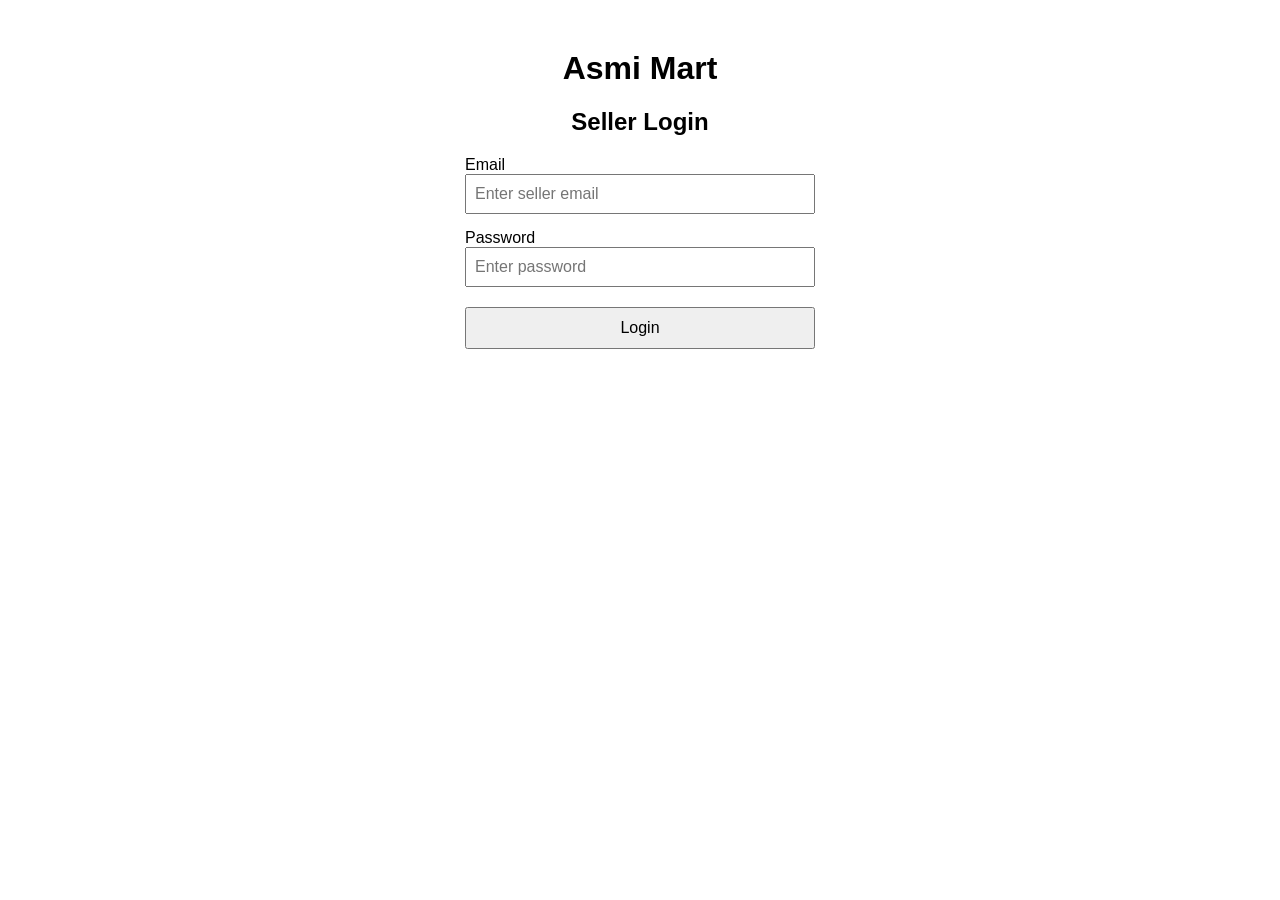
<file: frontend/seller-login.html>
<!DOCTYPE html>
<html>
<head>
    <title>Seller Login - Asmi Mart</title>

    <style>
        body {
            font-family: Arial, sans-serif;
            text-align: center;
            margin-top: 50px;
        }

        .login-box {
            width: 350px;
            margin: auto;
        }

        h1 {
            font-size: 32px;
        }

        h2 {
            font-size: 24px;
        }

        label {
            display: block;
            text-align: left;
            margin-top: 15px;
            font-size: 16px;
        }

        input {
            width: 100%;
            height: 40px;
            padding: 8px;
            box-sizing: border-box;
            font-size: 16px;
        }

        button {
            width: 100%;
            height: 42px;
            margin-top: 20px;
            font-size: 16px;
            cursor: pointer;
        }
    </style>
</head>

<body>

    <div class="login-box">

        <h1>Asmi Mart</h1>
        <h2>Seller Login</h2>

        <form method="post"
              action="http://localhost:8080/fashionstore-backend/seller-login">

            <label>Email</label>
            <input type="email"
                   name="email"
                   placeholder="Enter seller email"
                   required>

            <label>Password</label>
            <input type="password"
                   name="password"
                   placeholder="Enter password"
                   required>

            <button type="submit">Login</button>

        </form>

    </div>

</body>
</html>
</file>
<file: frontend/style.css>
*{margin:0;padding:0;box-sizing:border-box}
html{scroll-behavior:smooth}
body{font-family:"Segoe UI",Arial,sans-serif;color:#222;background:#f8f7fc;line-height:1.6}
a{text-decoration:none}
button,input,select,textarea{font-family:inherit}

.asmi-login-page{min-height:100vh;display:flex;align-items:center;justify-content:center;padding:25px;background:linear-gradient(135deg,#f4f1ff,#fff1f8)}
.asmi-login-wrapper{width:100%;max-width:1100px;min-height:650px;display:flex;background:#fff;border-radius:30px;overflow:hidden;box-shadow:0 25px 70px rgba(65,35,100,.16)}
.asmi-login-section{width:50%;padding:55px 65px;display:flex;flex-direction:column;justify-content:center;background:#fff}
.asmi-login-logo{font-size:34px;font-weight:800;color:#6d28d9;margin-bottom:18px}
.asmi-login-logo span{color:#ec4899}
.asmi-login-title{font-size:34px;color:#222;margin-bottom:5px}
.asmi-login-subtitle{color:#999;font-size:14px;margin-bottom:25px}
.asmi-google-button{width:100%;height:48px;border:1px solid #e5e5e5;border-radius:8px;background:#fff;color:#444;font-size:14px;font-weight:600;display:flex;align-items:center;justify-content:center;gap:12px;cursor:pointer}
.asmi-google-button:hover{background:#fafafa;border-color:#cfc4ff}
.google-letter{color:#4285f4;font-size:20px;font-weight:800}
.asmi-divider{width:100%;display:flex;align-items:center;gap:12px;margin:24px 0}
.asmi-divider span{flex:1;height:1px;background:#eee}
.asmi-divider p{color:#aaa;font-size:12px}
.asmi-login-form{width:100%}
.asmi-login-form>label{display:block;color:#444;font-size:13px;font-weight:600;margin-top:15px;margin-bottom:7px}
.asmi-login-form>input{width:100%;height:48px;padding:12px 15px;border:1px solid #e4dfeb;border-radius:8px;background:#fafafa;outline:none;font-size:14px}
.asmi-login-form>input:focus{background:#fff;border-color:#8b5cf6;box-shadow:0 0 0 3px rgba(139,92,246,.1)}
.asmi-login-options{display:flex;align-items:center;justify-content:space-between;margin-top:15px;font-size:12px}
.remember-option{display:flex;align-items:center;gap:7px;color:#888;cursor:pointer}
.remember-option input{width:15px;height:15px;accent-color:#6d28d9}
.forgot-password{color:#6d28d9;font-weight:600}
.forgot-password:hover{color:#ec4899}
.asmi-login-button{width:100%;height:50px;margin-top:25px;border:0;border-radius:9px;background:linear-gradient(90deg,#635bff,#8b5cf6);color:#fff;font-size:15px;font-weight:700;cursor:pointer;box-shadow:0 8px 20px rgba(99,91,255,.25);transition:.3s}
.asmi-login-button:hover{transform:translateY(-2px)}
.asmi-register-text{text-align:center;color:#999;font-size:13px;margin-top:22px}
.asmi-register-text a{color:#6d28d9;font-weight:700}
.asmi-register-text a:hover{color:#ec4899}

.asmi-login-art{width:50%;position:relative;overflow:hidden;background:linear-gradient(145deg,#fff,#faf8ff);display:flex;align-items:center;justify-content:center}
.art-shape{position:absolute;opacity:.9}
.shape-purple-top{width:190px;height:190px;top:-75px;left:-65px;border-radius:0 0 100% 0;background:#b9aaf4}
.shape-pink-top{width:100px;height:100px;top:40px;right:80px;border-radius:50%;background:#e5a5ec}
.shape-orange-top{width:150px;height:150px;top:-60px;right:-30px;border-radius:50%;background:#ff9a76}
.shape-purple-right{width:120px;height:150px;top:130px;right:-45px;border-radius:70% 0 0 70%;background:#c5b1ec}
.shape-pink-bottom{width:120px;height:215px;bottom:-45px;left:75px;border-radius:60% 40% 40% 60%;background:linear-gradient(150deg,#ff8bae,#ee3b68);transform:rotate(-15deg)}
.shape-blue-bottom{width:170px;height:105px;bottom:5px;left:210px;border-radius:60% 40% 60% 40%;background:#76cedd;transform:rotate(-35deg)}
.art-dots{position:absolute;width:110px;height:80px;right:100px;top:220px;background-image:radial-gradient(#d8d8d8 1.5px,transparent 1.5px);background-size:10px 10px}
.asmi-art-content{position:relative;z-index:5;max-width:430px;padding:20px;text-align:center}
.art-small-title{color:#8b5cf6;font-size:13px;font-weight:800;letter-spacing:4px;margin-bottom:18px}
.asmi-art-content h2{color:#19151f;font-size:42px;line-height:1.15;font-weight:700;margin-bottom:20px}
.asmi-art-content h2 span{color:#ec4899}
.art-description{color:#888;font-size:15px;line-height:1.7}
.mini-fashion-card{position:absolute;z-index:6;right:45px;bottom:55px;width:125px;height:155px;border-radius:20px;background:linear-gradient(145deg,#6d28d9,#ec4899);color:#fff;display:flex;flex-direction:column;align-items:center;justify-content:center;transform:rotate(8deg);box-shadow:0 15px 30px rgba(70,40,120,.22)}
.mini-fashion-card span{font-size:10px;letter-spacing:3px}
.mini-fashion-card strong{font-size:24px}
.mini-fashion-card small{font-size:9px;letter-spacing:2px}

.main-header{width:100%;min-height:75px;padding:0 7%;background:#fff;display:flex;align-items:center;justify-content:space-between;position:sticky;top:0;z-index:1000;box-shadow:0 3px 20px rgba(0,0,0,.08)}
.main-header .logo{font-size:29px;font-weight:800;color:#6d28d9}
.main-header .logo span{color:#ec4899}
.main-nav{display:flex;align-items:center;gap:28px}
.main-nav a{color:#444;font-size:15px;font-weight:600}
.main-nav a:hover,.main-nav a.active{color:#7c3aed}

.hero-section{min-height:570px;padding:70px 8%;display:flex;align-items:center;justify-content:space-between;background:linear-gradient(135deg,#f3e8ff,#fce7f3);overflow:hidden}
.hero-content{width:52%;max-width:650px}
.hero-small-title{color:#9333ea;font-size:13px;font-weight:800;letter-spacing:3px;margin-bottom:18px}
.hero-content h1{color:#241438;font-size:58px;line-height:1.08;margin-bottom:22px}
.hero-content h1 span{display:block;color:#8b5cf6}
.hero-description{max-width:550px;color:#666;font-size:18px;line-height:1.7;margin-bottom:30px}
.hero-button{display:inline-block;padding:14px 32px;border-radius:30px;background:linear-gradient(135deg,#6d28d9,#ec4899);color:#fff;font-weight:700;box-shadow:0 8px 20px rgba(109,40,217,.25)}
.hero-button:hover{transform:translateY(-3px)}

.hero-fashion{width:42%;min-height:400px;position:relative;display:flex;align-items:center;justify-content:center}
.fashion-circle{position:absolute;border-radius:50%}
.circle-one{width:350px;height:350px;right:30px;background:#ddd6fe}
.circle-two{width:230px;height:230px;left:30px;bottom:20px;background:#fbcfe8}
.fashion-card{position:relative;z-index:2;width:260px;height:330px;border-radius:25px;background:linear-gradient(160deg,#6d28d9,#ec4899);display:flex;flex-direction:column;align-items:center;justify-content:center;color:#fff;box-shadow:0 25px 50px rgba(70,40,120,.25);transform:rotate(5deg)}
.fashion-card span{font-size:25px;letter-spacing:6px}
.fashion-card strong{font-size:42px}
.fashion-card small{margin-top:18px;letter-spacing:3px}

.section-heading{text-align:center;margin-bottom:40px}
.section-heading p{color:#9333ea;font-size:12px;font-weight:800;letter-spacing:3px;margin-bottom:8px}
.section-heading h2{color:#27163b;font-size:36px;margin-bottom:8px}
.section-heading span{color:#777;font-size:15px}

.category-section{padding:80px 7%;background:#fff}
.category-grid{max-width:1150px;margin:auto;display:grid;grid-template-columns:repeat(3,1fr);gap:25px}
.category-card{min-height:260px;padding:30px;border-radius:22px;background:#faf9ff;border:1px solid #eee8ff;transition:.3s}
.category-card:hover{transform:translateY(-7px);box-shadow:0 15px 35px rgba(50,30,90,.12)}
.category-icon{width:55px;height:55px;border-radius:15px;display:flex;align-items:center;justify-content:center;background:linear-gradient(135deg,#6d28d9,#ec4899);color:#fff;font-size:22px;font-weight:800;margin-bottom:25px}
.category-card h3{color:#30203f;font-size:21px;margin-bottom:8px}
.category-card p{color:#777;margin-bottom:18px}
.category-card a{color:#7c3aed;font-weight:700}

.featured-section{padding:80px 7%;background:#f8f7fc}
.featured-grid{max-width:1150px;margin:auto;display:grid;grid-template-columns:repeat(3,1fr);gap:25px}
.featured-card{background:#fff;border-radius:20px;overflow:hidden;box-shadow:0 8px 25px rgba(50,30,90,.07);transition:.3s}
.featured-card:hover{transform:translateY(-6px)}
.product-placeholder{height:230px;display:flex;align-items:center;justify-content:center;font-size:90px;background:linear-gradient(135deg,#ede9fe,#fce7f3)}
.product-info{padding:25px}
.product-info span{color:#9333ea;font-size:11px;font-weight:800;letter-spacing:2px}
.product-info h3{color:#2d1b3d;font-size:21px;margin:8px 0}
.product-info p{color:#777;margin-bottom:15px}
.product-info a{color:#7c3aed;font-weight:700}

.offer-section{margin:30px 7%;padding:65px;border-radius:25px;background:linear-gradient(135deg,#5b21b6,#db2777);color:#fff;text-align:center}
.offer-content p{font-size:12px;font-weight:800;letter-spacing:3px;margin-bottom:12px}
.offer-content h2{color:#fff;font-size:38px;margin-bottom:12px}
.offer-content span{display:block;color:rgba(255,255,255,.9);margin-bottom:25px}
.offer-button{display:inline-block;padding:12px 27px;border-radius:25px;background:#fff;color:#6d28d9;font-weight:700}

.quick-section{padding:70px 7%;display:grid;grid-template-columns:repeat(4,1fr);gap:20px;background:#fff}
.quick-card{padding:25px;border-radius:16px;background:#faf9ff;border:1px solid #eee8ff}
.quick-card h3{color:#6d28d9;font-size:17px;margin-bottom:8px}
.quick-card p{color:#777;font-size:14px}
.quick-card a{display:inline-block;margin-top:10px;color:#ec4899;font-weight:700;font-size:13px}

.main-footer{background:#21152f;color:#fff;padding:50px 7% 25px}
.footer-brand h2{color:#fff;font-size:28px;margin-bottom:8px}
.footer-brand h2 span{color:#ec4899}
.footer-brand p{color:#cfc6d8}
.footer-links{display:flex;gap:25px;margin:30px 0}
.footer-links a{color:#ddd;font-size:14px}
.footer-bottom{border-top:1px solid #40334b;padding-top:20px;color:#aaa;font-size:13px}

@media(max-width:900px){
.asmi-login-wrapper{max-width:760px}
.asmi-login-section{padding:45px}
.hero-section{padding:55px 6%}
.hero-content h1{font-size:44px}
.category-grid,.featured-grid{grid-template-columns:1fr 1fr}
.quick-section{grid-template-columns:1fr 1fr}
}

@media(max-width:650px){
.asmi-login-page{padding:15px}
.asmi-login-wrapper{flex-direction:column;min-height:auto}
.asmi-login-section,.asmi-login-art{width:100%}
.asmi-login-section{padding:35px 25px}
.asmi-login-art{min-height:430px}
.asmi-art-content h2{font-size:32px}
.main-header{padding:18px;flex-direction:column;gap:15px}
.main-nav{flex-wrap:wrap;justify-content:center;gap:12px}
.hero-section{min-height:auto;flex-direction:column;text-align:center;padding:55px 20px}
.hero-content{width:100%}
.hero-content h1{font-size:38px}
.hero-description{font-size:16px}
.hero-fashion{width:100%;margin-top:40px}
.category-grid,.featured-grid,.quick-section{grid-template-columns:1fr}
.category-section,.featured-section{padding:60px 20px}
.offer-section{margin:20px;padding:45px 20px}
.offer-content h2{font-size:30px}
.footer-links{flex-wrap:wrap}
}
</file>
<file: frontend/ui/theme.css>
:root{
--primary:#7c3aed;
--secondary:#ec4899;
--accent:#f97316;
--dark:#18181b;
--text:#27272a;
--muted:#71717a;
--light:#fafafa;
--white:#ffffff;
--border:#e4e4e7;
--shadow:0 10px 30px rgba(0,0,0,.08);
--radius:16px;
}

*{
box-sizing:border-box;
margin:0;
padding:0;
}

body{
font-family:Arial,Helvetica,sans-serif;
background:var(--light);
color:var(--text);
}

a{
text-decoration:none;
color:inherit;
}

button,
input,
select,
textarea{
font:inherit;
}

button{
cursor:pointer;
border:0;
}

.asmi-container{
width:min(1200px,92%);
margin:auto;
}

.asmi-header{
background:var(--white);
border-bottom:1px solid var(--border);
position:sticky;
top:0;
z-index:100;
}

.asmi-nav{
min-height:72px;
display:flex;
align-items:center;
justify-content:space-between;
gap:25px;
}

.asmi-logo{
font-size:28px;
font-weight:800;
color:var(--primary);
}

.asmi-logo span{
color:var(--secondary);
}

.asmi-menu{
display:flex;
align-items:center;
gap:25px;
}

.asmi-menu a{
font-weight:600;
color:var(--text);
transition:.2s;
}

.asmi-menu a:hover{
color:var(--primary);
}

.asmi-btn{
display:inline-flex;
align-items:center;
justify-content:center;
padding:12px 22px;
border-radius:10px;
font-weight:700;
transition:.2s;
}

.asmi-btn-primary{
background:linear-gradient(135deg,var(--primary),var(--secondary));
color:white;
box-shadow:0 6px 18px rgba(124,58,237,.25);
}

.asmi-btn-primary:hover{
transform:translateY(-2px);
}

.asmi-btn-orange{
background:var(--accent);
color:white;
}

.asmi-hero{
padding:80px 0;
background:linear-gradient(135deg,#f5f3ff,#fdf2f8,#fff7ed);
}

.asmi-hero-grid{
display:grid;
grid-template-columns:1.1fr .9fr;
gap:50px;
align-items:center;
}

.asmi-hero h1{
font-size:56px;
line-height:1.05;
margin-bottom:20px;
}

.asmi-hero h1 span{
color:var(--primary);
}

.asmi-hero p{
font-size:18px;
line-height:1.7;
color:var(--muted);
margin-bottom:28px;
}

.asmi-hero-card{
min-height:350px;
border-radius:28px;
background:linear-gradient(135deg,var(--primary),var(--secondary),var(--accent));
display:flex;
align-items:center;
justify-content:center;
color:white;
box-shadow:var(--shadow);
}

.asmi-section{
padding:65px 0;
}

.asmi-section-title{
text-align:center;
margin-bottom:35px;
}

.asmi-section-title h2{
font-size:36px;
margin-bottom:10px;
}

.asmi-section-title p{
color:var(--muted);
}

.asmi-products{
display:grid;
grid-template-columns:repeat(4,1fr);
gap:24px;
}

.asmi-product-card{
background:white;
border:1px solid var(--border);
border-radius:var(--radius);
overflow:hidden;
box-shadow:var(--shadow);
transition:.25s;
}

.asmi-product-card:hover{
transform:translateY(-6px);
}

.asmi-product-image{
height:220px;
background:linear-gradient(135deg,#ede9fe,#fce7f3);
display:flex;
align-items:center;
justify-content:center;
font-size:55px;
}

.asmi-product-info{
padding:20px;
}

.asmi-product-info h3{
font-size:19px;
margin-bottom:8px;
}

.asmi-product-info p{
color:var(--muted);
font-size:14px;
margin-bottom:12px;
}

.asmi-price{
font-size:21px;
font-weight:800;
color:var(--primary);
margin-bottom:15px;
}

.asmi-form-box{
width:min(500px,92%);
margin:50px auto;
background:white;
padding:35px;
border-radius:20px;
box-shadow:var(--shadow);
border:1px solid var(--border);
}

.asmi-form-box h1{
text-align:center;
margin-bottom:25px;
}

.asmi-form-group{
margin-bottom:18px;
}

.asmi-form-group label{
display:block;
font-weight:700;
margin-bottom:7px;
}

.asmi-form-group input,
.asmi-form-group select,
.asmi-form-group textarea{
width:100%;
padding:13px;
border:1px solid var(--border);
border-radius:10px;
outline:none;
}

.asmi-form-group input:focus,
.asmi-form-group select:focus,
.asmi-form-group textarea:focus{
border-color:var(--primary);
box-shadow:0 0 0 3px rgba(124,58,237,.1);
}

.asmi-footer{
background:var(--dark);
color:white;
padding:35px 0;
margin-top:50px;
}

.asmi-footer-content{
display:flex;
justify-content:space-between;
gap:20px;
}

@media(max-width:900px){
.asmi-hero-grid{
grid-template-columns:1fr;
}

.asmi-products{
grid-template-columns:repeat(2,1fr);
}

.asmi-menu{
gap:12px;
}
}

@media(max-width:600px){
.asmi-nav{
flex-direction:column;
padding:18px 0;
}

.asmi-menu{
flex-wrap:wrap;
justify-content:center;
}

.asmi-hero{
padding:55px 0;
}

.asmi-hero h1{
font-size:40px;
}

.asmi-products{
grid-template-columns:1fr;
}

.asmi-footer-content{
flex-direction:column;
}
}
</file>
